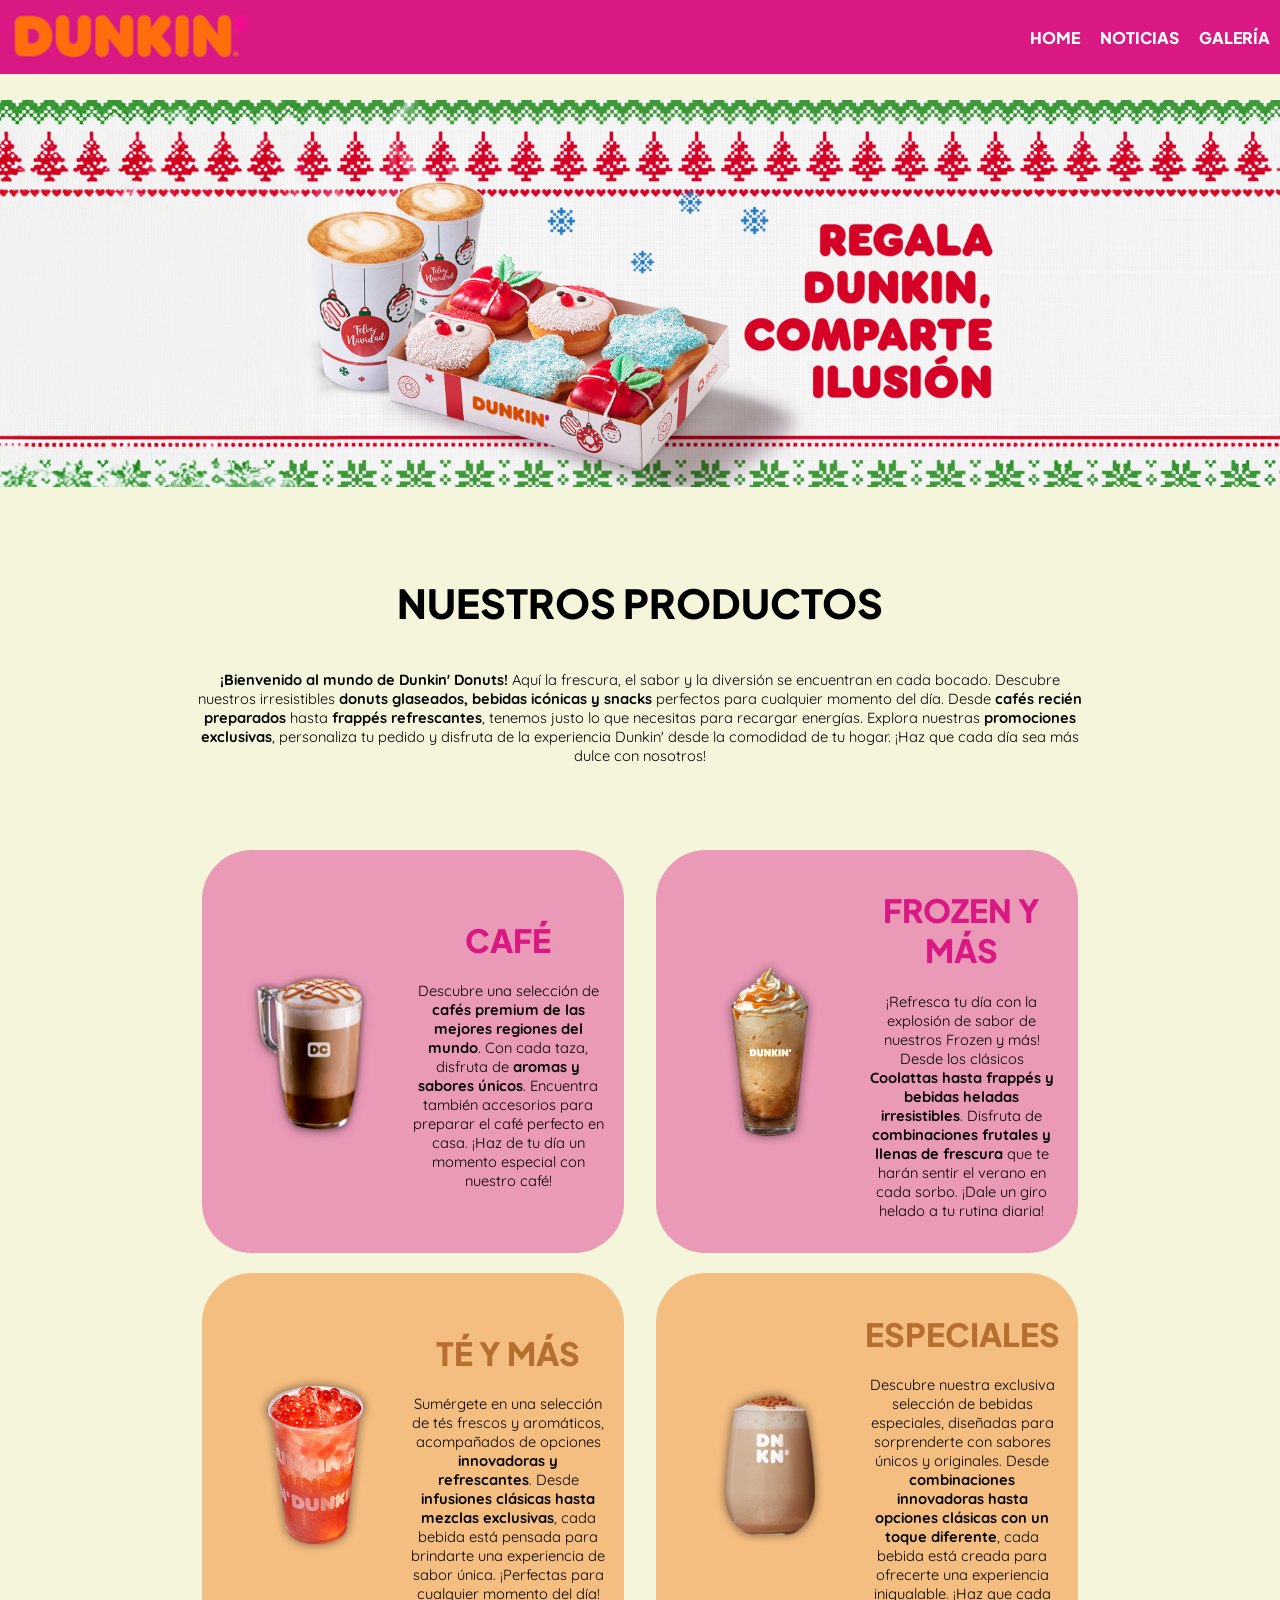
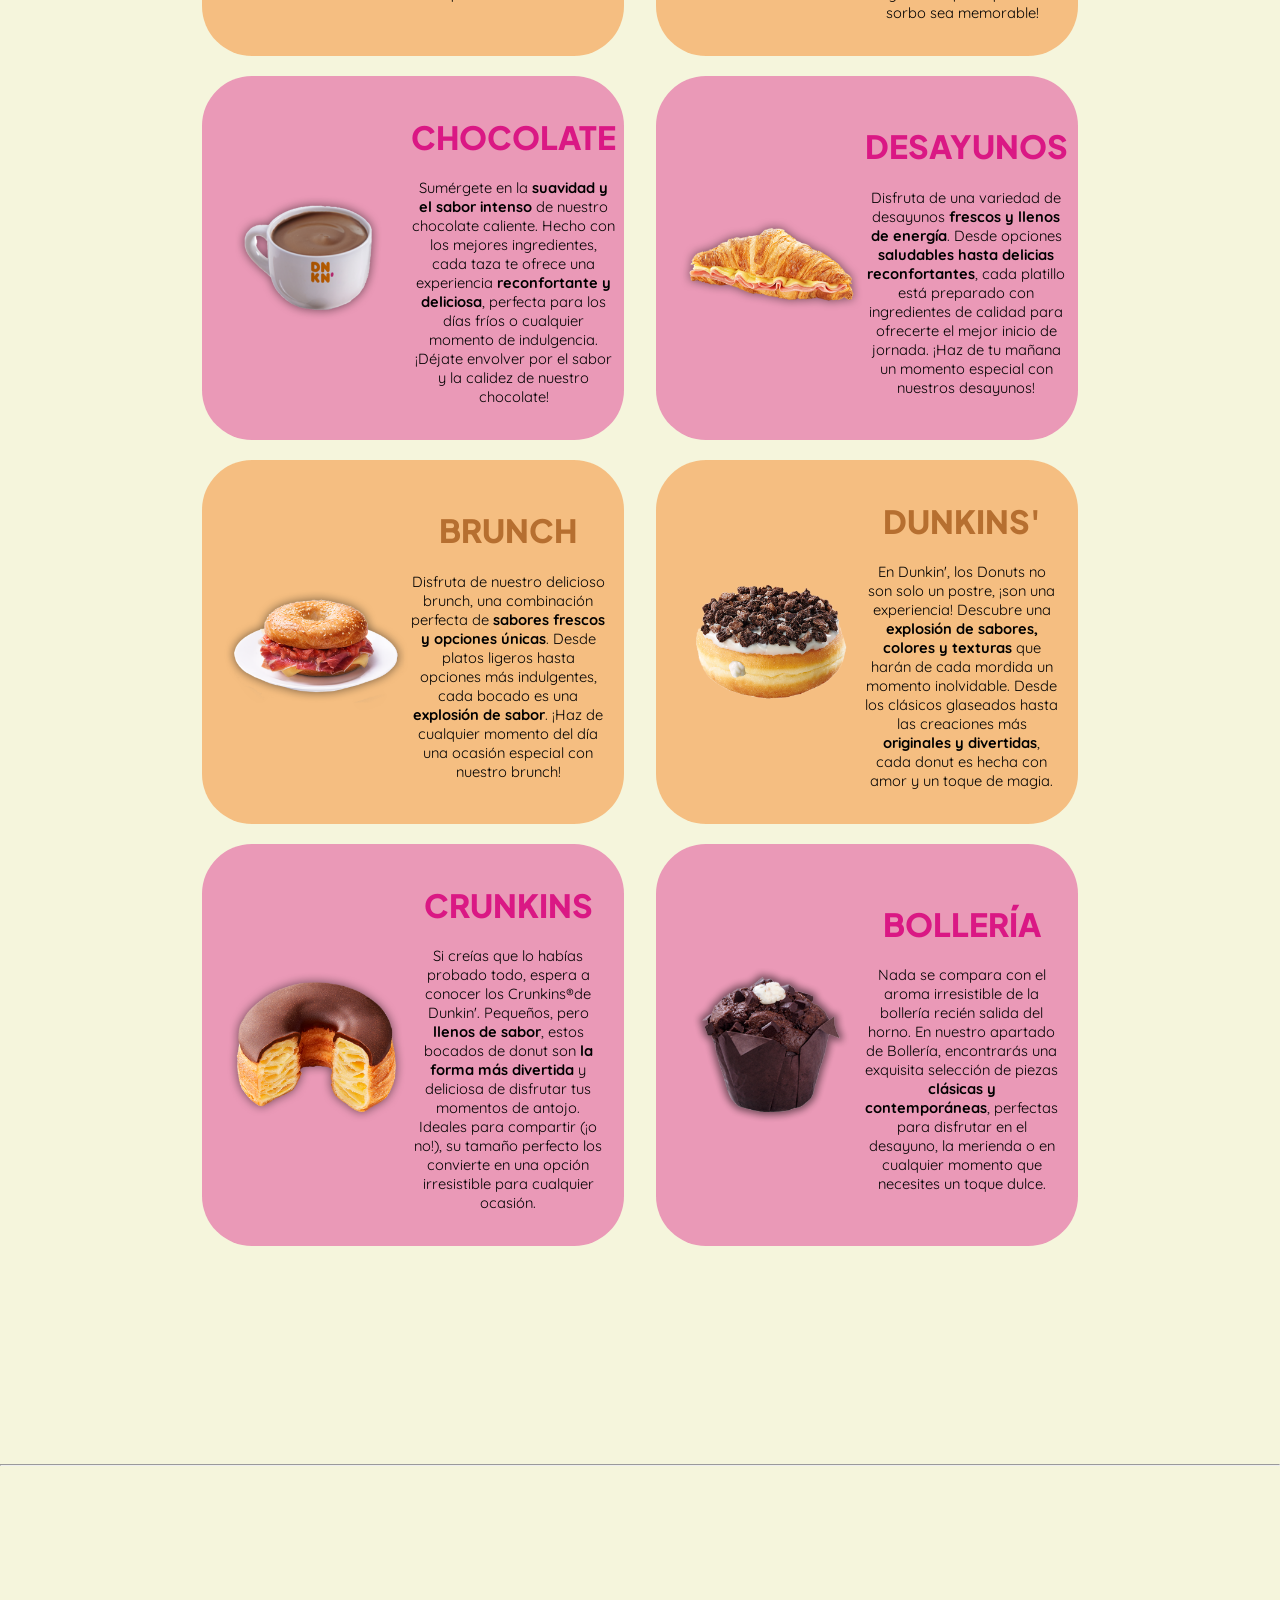
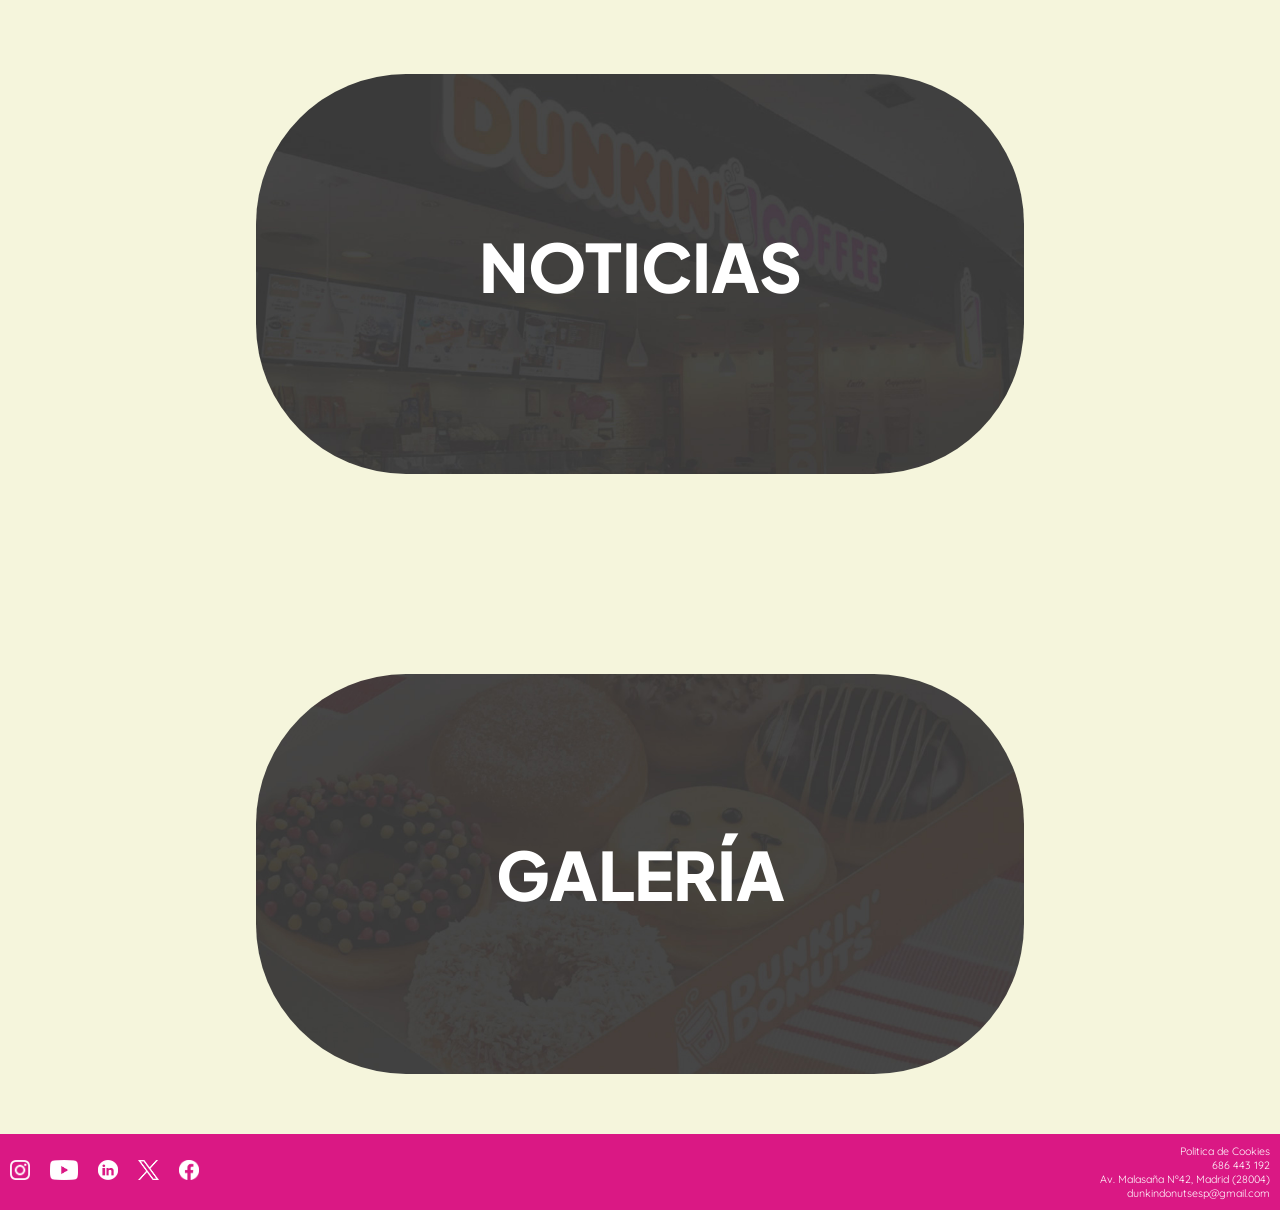
<file: index.html>
<!DOCTYPE html>

<head>
    <meta charset="utf-8">
    <title>Dunkin' Donuts</title>
    <link rel="icon" href="imagenes/logoisotipo.png">
    <meta name="author" content="Victoria">
    <meta name="description"
        content="Con la app de Dunkin' podrás ganar puntos con cada una de tus compras y conseguir productos gratis. A más puntos, ¡más productos!">

 <link rel="stylesheet" href="CSS.css">     
</head>
<header>

    <div class="estilomenu">
        <div>
            <a> <img src="imagenes/LOGO.png" alt="LOGO" class="logomenu"></a>
        </div>
        <div class="estilodivmenu">
            <a rel="stylesheet" href="index.html">
                <li class="estiloli">HOME</li>
            </a>
            <a rel="stylesheet" href="NOTICIAS DUNKIN.html">
                <li class="estiloli">NOTICIAS</li>
            </a>
            <a rel="stylesheet" href="GALERÍA.html">
                <li class="estiloli">GALERÍA</li>
            </a>
        </div>
    </div>



</header>

<div class="espaciadortipo4"> </div>

<body class="estilofondo">
    <div>


        <img src="imagenes/banner navidad.jpg" alt="Oferta Navidad" class="banner">
    </div>

    <div class="espaciadortipo1"> </div>
    <h1 class="titulares">NUESTROS PRODUCTOS</h1>

    <div class="estilodescripcion">
        <p class="tamañodescripcion"> <b>¡Bienvenido al mundo de Dunkin' Donuts!</b> Aquí la frescura, el sabor y la
            diversión se encuentran en cada bocado. Descubre nuestros irresistibles <b>donuts glaseados, bebidas icónicas y snacks</b>
            perfectos para cualquier momento del día. Desde <b>cafés recién preparados</b> hasta <b>frappés refrescantes</b>, tenemos
            justo lo que necesitas para recargar energías. Explora nuestras <b>promociones exclusivas</b>, personaliza tu pedido y disfruta de la experiencia Dunkin' desde la comodidad de tu hogar. ¡Haz que cada día sea más dulce con nosotros!</p>
    </div>

    <div class="espaciadortipo1"> </div>


    <div class="estiloflexhome">

        <div class="boxrosa">
            <img src="imagenes/CAFE.png" alt= Café class="imagenesbox">
            <div>
                <h1 class="h1rosa">CAFÉ</h1>
                <p class="pboxes">Descubre una selección de <b>cafés premium de las mejores
                        regiones del mundo</b>. Con cada taza, disfruta de <b>aromas y sabores únicos</b>. Encuentra
                    también accesorios para
                    preparar el café perfecto en casa. ¡Haz de tu día un momento especial con nuestro café!</p>
            </div>
        </div>
        <div class="boxrosa">
            <img src="imagenes/FROZEN Y MÁS.png" alt="FROZEN" class="imagenesbox">
            <div>
                <h1 class="h1rosa">FROZEN Y MÁS</h1>
                <p class="pboxes">¡Refresca tu día con la explosión de sabor de nuestros
                    Frozen y más! Desde los clásicos <b>Coolattas hasta frappés y bebidas heladas
                        irresistibles</b>. Disfruta de <b>combinaciones frutales y llenas de
                        frescura</b> que te harán sentir el verano en cada sorbo. ¡Dale un giro
                    helado a tu rutina diaria!</p>
            </div>
        </div>
        <div class="boxnaranja">
            <img src="imagenes/TE Y MÁS.png" alt="TE" class="imagenesbox">
            <div>
                <h1 class="h1naranja">TÉ Y MÁS</h1>
                <p class="pboxes">Sumérgete en una selección de tés frescos y aromáticos,
                    acompañados de opciones <b>innovadoras y refrescantes</b>. Desde <b>infusiones clásicas hasta
                        mezclas exclusivas</b>, cada
                    bebida está pensada para brindarte una experiencia de sabor única. ¡Perfectas para cualquier
                    momento del día!</p>
            </div>
        </div>
        <div class="boxnaranja">
            <img src="imagenes/ESPECIALES.png" alt="ESPECIALES" class="imagenesbox">
            <div>
                <h1 class="h1naranja">ESPECIALES</h1>
                <p class="pboxes">Descubre nuestra exclusiva selección de bebidas especiales,
                    diseñadas para sorprenderte con sabores únicos y originales. Desde <b>combinaciones innovadoras
                        hasta
                        opciones clásicas con un toque diferente</b>, cada bebida está creada para ofrecerte una
                    experiencia
                    inigualable. ¡Haz que cada sorbo sea memorable!</p>
            </div>
        </div>

        <div class="boxrosa">
            <img src="imagenes/CHOCOLATE.png" alt="CHOCOLATE" class="imagenesbox">
            <div> 
                <h1 class="h1rosa">CHOCOLATE</h1>
                <p class="pboxes">Sumérgete en la <b>suavidad y el sabor intenso</b> de
                    nuestro
                    chocolate
                    caliente. Hecho con los mejores ingredientes, cada taza te ofrece una experiencia <b>reconfortante
                        y deliciosa</b>, perfecta para los días fríos o cualquier momento de indulgencia. ¡Déjate
                    envolver
                    por el sabor y la calidez de nuestro chocolate!</p>
            </div>
        </div>
        <div class="boxrosa">
            <img src="imagenes/DESAYUNOS.png" alt="DESAYUNOS" class="imagenesbox">
            <div>
                <h1 class="h1rosa">DESAYUNOS</h1>
                <p class="pboxes">Disfruta de una variedad de desayunos <b>frescos y llenos de energía</b>.
                    Desde opciones <b>saludables hasta delicias reconfortantes</b>, cada platillo está preparado con
                    ingredientes de calidad para ofrecerte el mejor inicio de jornada. ¡Haz de tu mañana un momento
                    especial con nuestros desayunos!</p>
            </div>
        </div>
        <div class="boxnaranja">
            <img src="imagenes/BRUNCH.png" alt="BRUNCH" class="imagenesbox">
            <div>
                <h1 class="h1naranja">BRUNCH</h1>
                <p class="pboxes">Disfruta de nuestro delicioso brunch, una combinación
                    perfecta de
                    <b>sabores frescos y opciones únicas</b>. Desde platos ligeros hasta opciones más indulgentes, cada
                    bocado es una <b>explosión de sabor</b>. ¡Haz de cualquier momento del día una ocasión especial con
                    nuestro brunch!
                </p>
            </div>
        </div>
        <div class="boxnaranja">
            <img src="imagenes/DUNKIN.png" alt="DUNKIN" class="imagenesbox">
            <div>
                <h1 class="h1naranja">DUNKINS'</h1>
                <p class="pboxes">En Dunkin', los Donuts no son solo un postre, ¡son una
                    experiencia! Descubre una <b>explosión de sabores, colores y texturas</b> que harán de cada mordida un momento
                    inolvidable. Desde los clásicos glaseados hasta las creaciones más <b>originales y divertidas</b>,
                    cada donut es hecha con amor y un toque de magia.
                </p>
            </div>
        </div>
        <div class="boxrosa">
            <img src="imagenes/CRUNKINS.png" alt="CRUNKINS" class="imagenesbox">
            <div>
                <h1 class="h1rosa">CRUNKINS</h1>
                <p  class="pboxes">Si creías que lo habías probado todo, espera a conocer los
                    Crunkins®de Dunkin'. Pequeños, pero <b>llenos de sabor</b>, estos bocados de donut son <b>la forma más divertida</b> y
                    deliciosa de disfrutar tus momentos de antojo. Ideales para compartir (¡o no!), su tamaño perfecto los convierte en una opción irresistible para cualquier ocasión.</p>
            </div>
        </div>
        <div class="boxrosa">
            <img src="imagenes/BOLLERIA.png" alt="BOLLERIA" class="imagenesbox">
            <div>
                <h1 class="h1rosa">BOLLERÍA</h1>
                <p  class="pboxes">Nada se compara con el aroma irresistible de la bollería recién salida del horno. En nuestro apartado de Bollería, encontrarás una exquisita selección de piezas
                    <b>clásicas y contemporáneas</b>, perfectas para disfrutar en el desayuno, la merienda o en cualquier momento que necesites un toque dulce.
                </p>
            </div>
        </div>
    </div>

    <div class="espaciadortipo2"> </div>
    <hr>
    <div class="espaciadortipo2"> </div>
    <div class="boxesgalerianoticias">

        <div class="noticiashome">
        <a rel="stylesheet" href="NOTICIAS DUNKIN.html">
         <h1 class="h1galerianoticias">NOTICIAS</h1></a>
        </div>

        <div class="espaciadortipo2"> </div>

        <div
            class="galeriahome">
            <a rel="stylesheet" href="GALERÍA.html">
            <h1 class="h1galerianoticias">GALERÍA</h1></a>
        </div>

        <div class="espaciadortipo1"> </div>

    </div>

</body>

<footer>

    <div class="estilomenu2">
        <div class="rssfooter">
            <a href="https://www.instagram.com/dunkin.es/?hl=es"> <img src="imagenes/ig.png" ; class="imgfooter" alt="instagram"></a>
            <a href="https://www.youtube.com/channel/UCWsLK376fZGC3hAIMNUsWPA"> <img src="imagenes/yt.png" ; class="imgfooter" alt="yt"></a>
            <a href="//www.linkedin.com/company/dunkin-espa%C3%B1a/?viewAsMember=true"> <img src="imagenes/linkkedl.png" ; class="imgfooter" alt="linkkedl"></a>
            <a href="https://x.com/i/flow/login?redirect_after_login=%2Fdunkin_es"> <img src="imagenes/x.png" ; class="imgfooter" alt="x"></a>
            <a href="https://www.facebook.com/Dunkin.es/"> <img src="imagenes/facebook.png" ; class="imgfooter" alt="facebook"></a>
        </div>
        <div class="infofooter">
            <a href="https://www.dunkin.es/politica-privacidad/">
                <li class="estiloli2">Politica de Cookies</li>
            </a>
            <a>
                <li class="estiloli2">686 443 192</li>
            </a>
            <a>
                <li class="estiloli2">Av. Malasaña Nº42, Madrid (28004)</li>
            </a>
            <a>
                <li class="estiloli2">dunkindonutsesp@gmail.com</li>
            </a>
        </div>
    </div>

</footer>
</file>
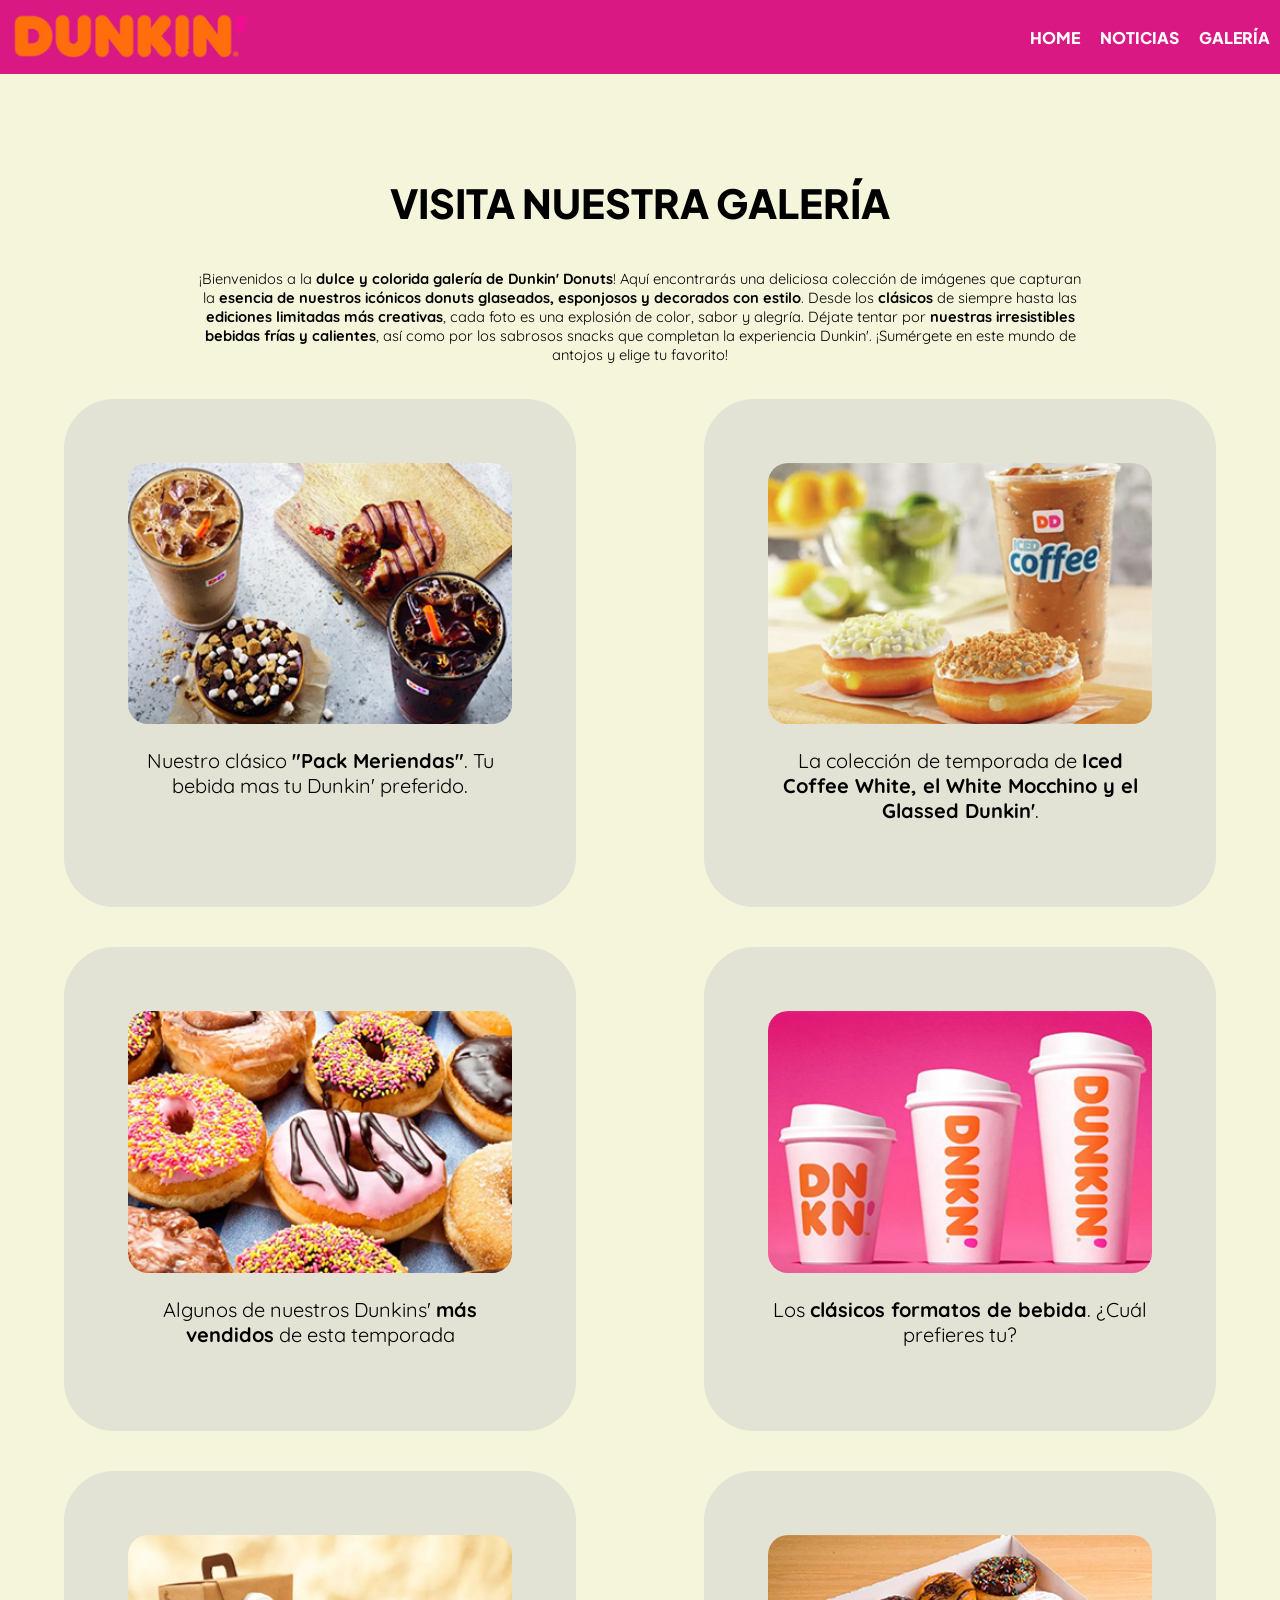
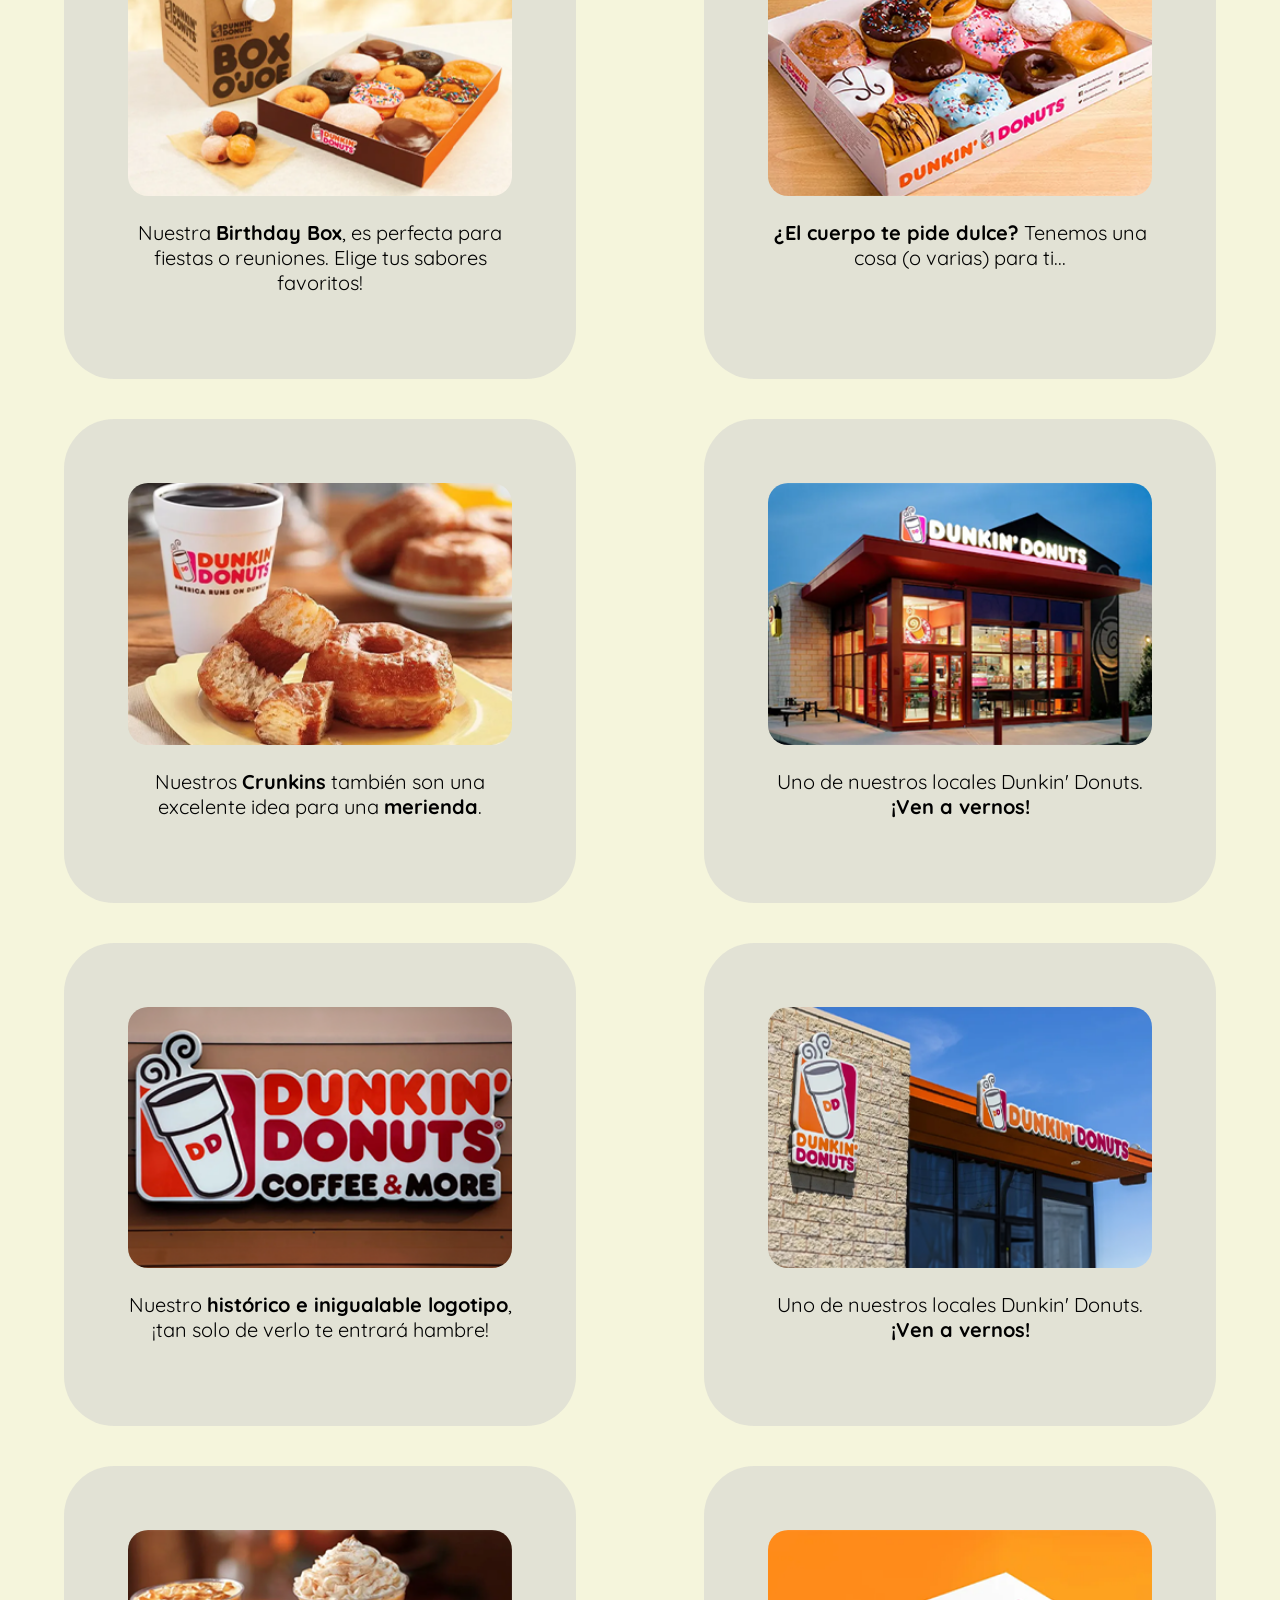
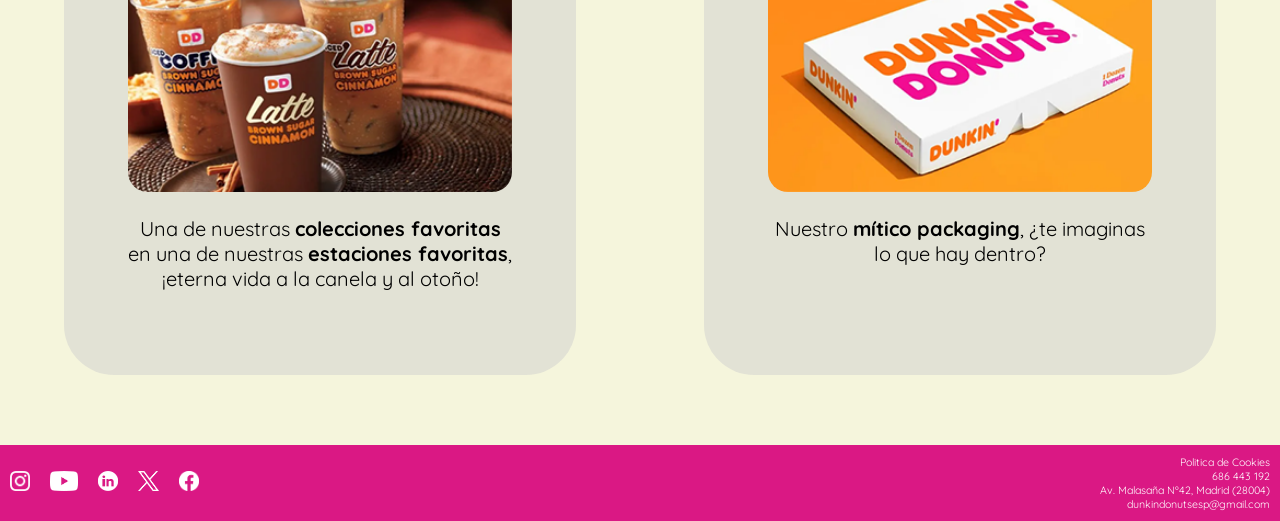
<file: GALERÍA.html>
<!DOCTYPE html>

<head>
    <meta charset="utf-8">
    <title>Dunkin' Donuts</title>
    <link rel="icon" href="imagenes/logoisotipo.png">
    <meta name="author" content="Victoria">
    <meta name="description"
        content="Con la app de Dunkin' podrás ganar puntos con cada una de tus compras y conseguir productos gratis. A más puntos, ¡más productos!">

<link rel="stylesheet" href="CSS.css">
</head>
<header>

    <div class="estilomenu">
        <div>
            <a> <img src="imagenes/LOGO.png" alt="LOGO" class="logomenu"></a>
        </div>
        <div class="estilodivmenu">
            <a rel="stylesheet" href="index.html.html">
                <li class="estiloli">HOME</li>
            </a>
            <a rel="stylesheet" href="NOTICIAS DUNKIN.html">
                <li class="estiloli">NOTICIAS</li>
            </a>
            <a rel="stylesheet" href="GALERÍA.html">
                <li class="estiloli">GALERÍA</li>
            </a>
        </div>
    </div>



</header>

<div class="espaciadortipo3"> </div>

<body class="estilofondo">
    <div class="espaciadortipo4"> </div>
    <h1 class="titulares">VISITA NUESTRA GALERÍA </h1>

    <div class="estilodescripcion">
    <p class="tamañodescripcion"> ¡Bienvenidos a la <b>dulce y colorida galería de Dunkin' Donuts</b>! Aquí encontrarás una deliciosa colección de
        imágenes que capturan la <b>esencia de nuestros icónicos donuts glaseados, esponjosos y decorados con estilo</b>. Desde
        los <b>clásicos</b> de siempre hasta las <b>ediciones limitadas más creativas</b>, cada foto es una explosión de color, sabor
        y alegría. Déjate tentar por <b>nuestras irresistibles bebidas frías y calientes</b>, así como por los sabrosos snacks
        que completan la experiencia Dunkin'. ¡Sumérgete en este mundo de antojos y elige tu favorito!</p>
    </div>

    <div class="estiloflexgaleria">

        <div class="estilocajasgaleria">

            <img src="imagenes/GALERIA1.png" class="imggaleria">
            <p class="textgaleria">Nuestro clásico <b>"Pack Meriendas"</b>. Tu bebida mas tu Dunkin'
                preferido.</p>
        </div>

        <div class="estilocajasgaleria">
            <img src="imagenes/GALERIA2.png" class="imggaleria">
            <p class="textgaleria">La colección de temporada de <b>Iced Coffee White, el White
                Mocchino y el Glassed Dunkin'</b>.</p>

        </div>

        <div class="estilocajasgaleria">
            <img src="imagenes/GALERIA3.png" class="imggaleria">
            <p class="textgaleria">Algunos de nuestros Dunkins' <b>más vendidos</b> de esta temporada
            </p>

        </div>

        <div class="estilocajasgaleria">
            <img src="imagenes/GALERIA4.png" class="imggaleria">
            <p class="textgaleria">Los <b>clásicos formatos de bebida</b>. ¿Cuál prefieres tu?</p>
        </div>

        <div class="estilocajasgaleria">
            <img src="imagenes/GALERIA5.png" class="imggaleria">
            <p class="textgaleria">Nuestra <b>Birthday Box</b>, es perfecta para fiestas o reuniones.
                Elige tus sabores favoritos!</p>
        </div>

        <div class="estilocajasgaleria">
            <img src="imagenes/GALERIA6.png" class="imggaleria">
            <p class="textgaleria"><b>¿El cuerpo te pide dulce?</b> Tenemos una cosa (o varias) para
                ti...</p>
        </div>

        <div class="estilocajasgaleria">
            <img src="imagenes/GALERIA7.png" class="imggaleria">
            <p class="textgaleria">Nuestros <b>Crunkins</b> también son una excelente idea para una
                <b>merienda</b>.</p>
        </div>

        <div class="estilocajasgaleria">
            <img src="imagenes/GALERIA8.png" class="imggaleria">
            <p class="textgaleria">Uno de nuestros locales Dunkin' Donuts. <b>¡Ven a vernos!</b></p>
        </div>

        <div class="estilocajasgaleria">
            <img src="imagenes/GALERIA9.png" class="imggaleria">
            <p class="textgaleria">Nuestro <b>histórico e inigualable logotipo</b>, ¡tan solo de verlo
                te entrará hambre!</p>
        </div>

        <div class="estilocajasgaleria">
            <img src="imagenes/GALERIA10.png" class="imggaleria">
            <p class="textgaleria">Uno de nuestros locales Dunkin' Donuts. <b>¡Ven a vernos!</b></p>
        </div>

        <div class="estilocajasgaleria">
            <img src="imagenes/GALERIA11.png" class="imggaleria">
            <p class="textgaleria">Una de nuestras <b>colecciones favoritas</b> en una de nuestras
                <b>estaciones favoritas</b>, ¡eterna vida a la canela y al otoño!</p>
        </div>

        <div class="estilocajasgaleria">
            <img src="imagenes/GALERIA12.png" class="imggaleria">
            <p class="textgaleria">Nuestro <b>mítico packaging</b>, ¿te imaginas lo que hay dentro?
            </p>
        </div>
    </div>

    <div class="espaciadortipo3"> </div>


</body>

<footer>

    <div class="estilomenu2">
        <div class="rssfooter">
            <a href="https://www.instagram.com/dunkin.es/?hl=es"> <img src="imagenes/ig.png" ; class="imgfooter" alt="instagram"></a>
            <a href="https://www.youtube.com/channel/UCWsLK376fZGC3hAIMNUsWPA"> <img src="imagenes/yt.png" ; class="imgfooter" alt="yt"></a>
            <a href="//www.linkedin.com/company/dunkin-espa%C3%B1a/?viewAsMember=true"> <img src="imagenes/linkkedl.png" ; class="imgfooter" alt="linkkedl"></a>
            <a href="https://x.com/i/flow/login?redirect_after_login=%2Fdunkin_es"> <img src="imagenes/x.png" ; class="imgfooter" alt="x"></a>
            <a href="https://www.facebook.com/Dunkin.es/"> <img src="imagenes/facebook.png" ; class="imgfooter" alt="facebook"></a>
        </div>
        <div class="infofooter">
            <a href="https://www.dunkin.es/politica-privacidad/">
                <li class="estiloli2">Politica de Cookies</li>
            </a>
            <a>
                <li class="estiloli2">686 443 192</li>
            </a>
            <a>
                <li class="estiloli2">Av. Malasaña Nº42, Madrid (28004)</li>
            </a>
            <a>
                <li class="estiloli2">dunkindonutsesp@gmail.com</li>
            </a>
        </div>
    </div>

</footer>
</file>
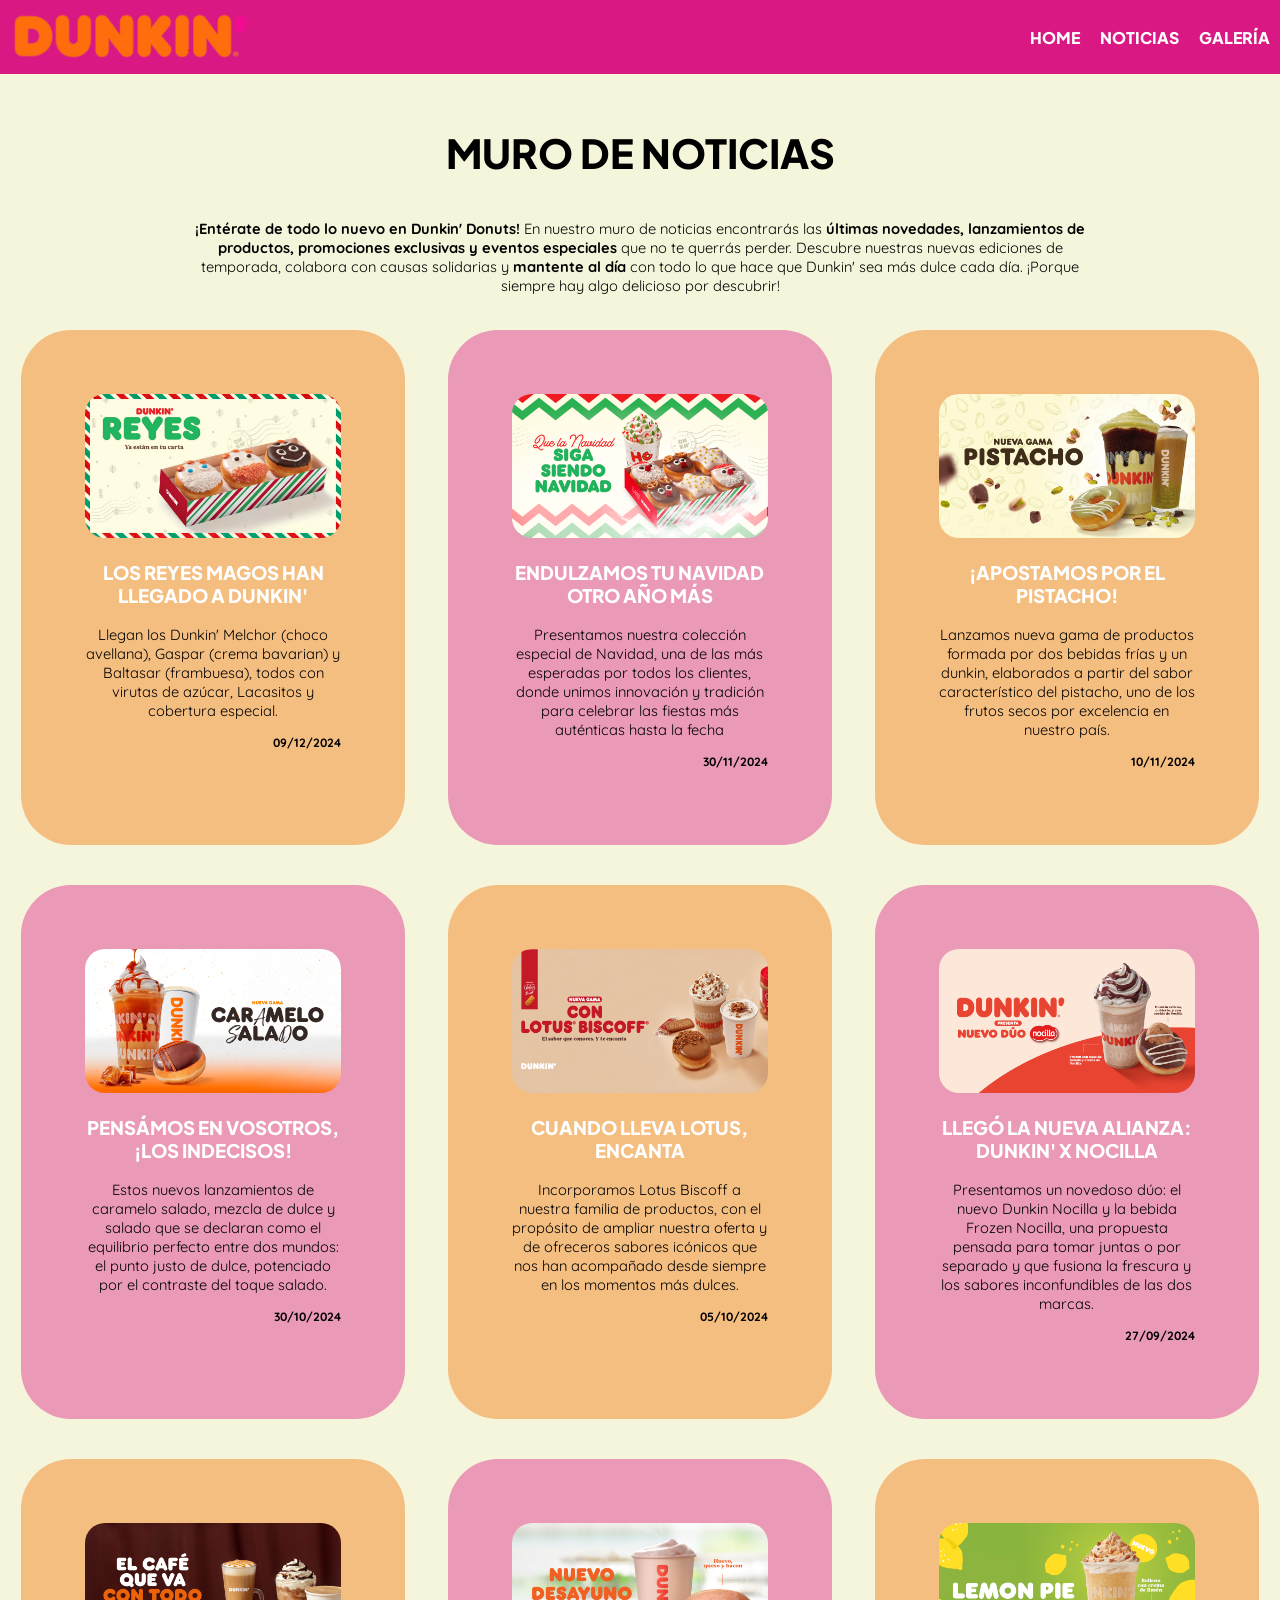
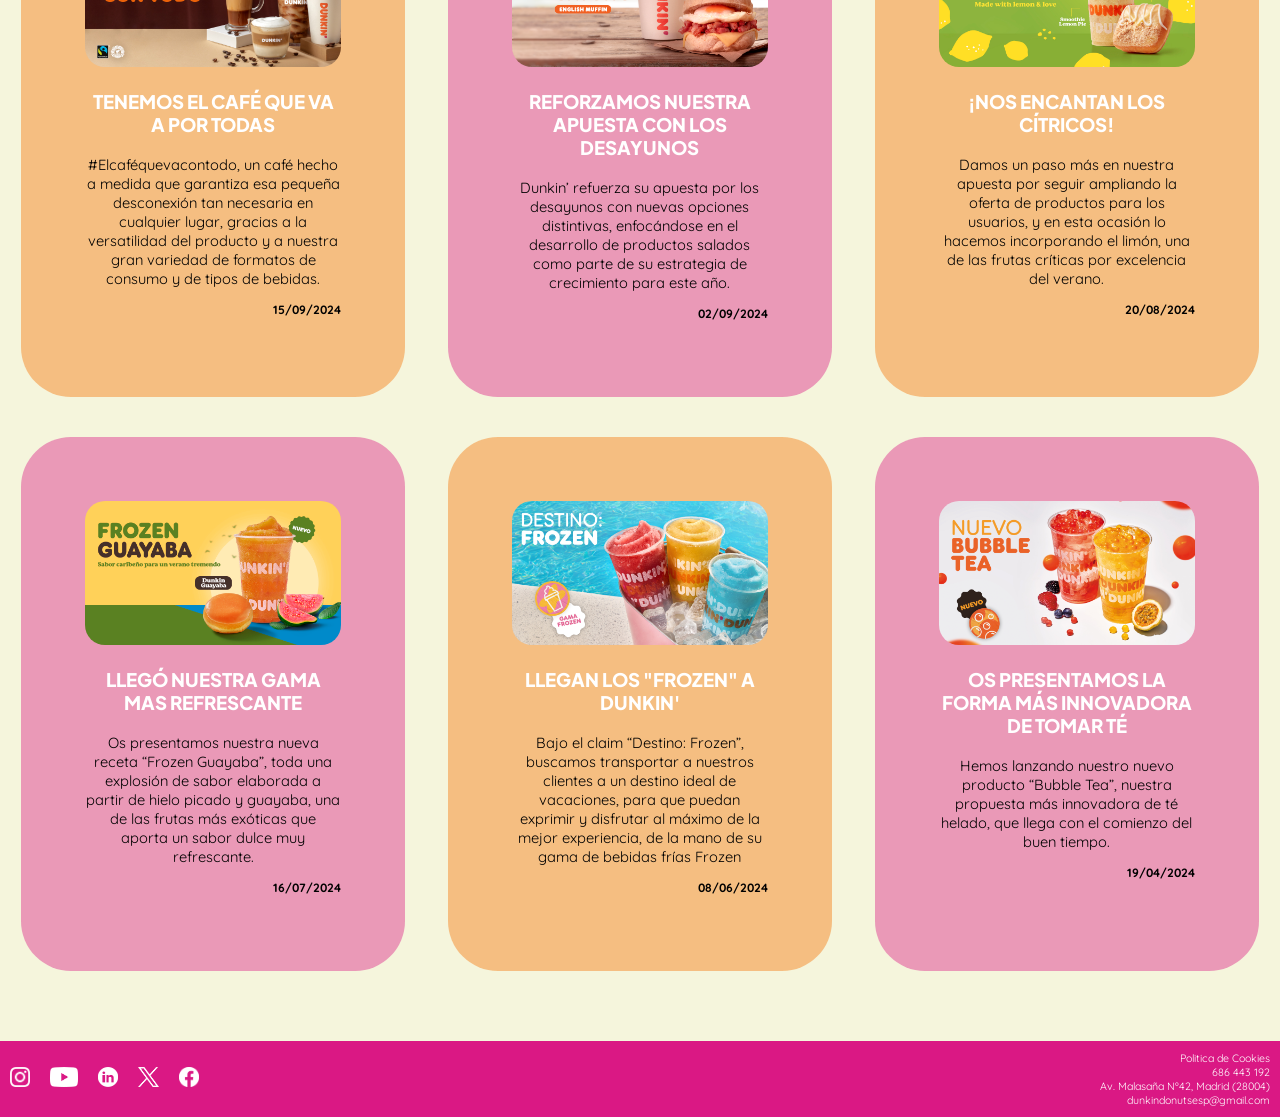
<file: NOTICIAS DUNKIN.html>
<!DOCTYPE html>

<head>
    <meta charset="utf-8">
    <title>Dunkin' Donuts</title>
    <link rel="icon" href="imagenes/logoisotipo.png">
    <meta name="author" content="Victoria">
    <meta name="description"
        content="Con la app de Dunkin' podrás ganar puntos con cada una de tus compras y conseguir productos gratis. A más puntos, ¡más productos!">

<link rel="stylesheet" href="CSS.css">
</head>

<header>

    <div class="estilomenu">
        <div>
            <a> <img src="imagenes/LOGO.png" alt="LOGO" class="logomenu"></a>
        </div>
        <div class="estilodivmenu">
            <a rel="stylesheet" href="index.html">
                <li class="estiloli">HOME</li>
            </a>
            <a rel="stylesheet" href="NOTICIAS DUNKIN.html">
                <li class="estiloli">NOTICIAS</li>
            </a>
            <a rel="stylesheet" href="GALERÍA.html">
                <li class="estiloli">GALERÍA</li>
            </a>
        </div>
    </div>


    <header>

        <body class="estilofondo">
            <div class="espaciadortipo3"> </div>
            <div class="espaciadortipo3"></div>
            <h1 class="titulares">MURO DE NOTICIAS </h1>
            <div class="estilodescripcion">
                <p class="tamañodescripcion"><b>¡Entérate de todo lo nuevo en Dunkin' Donuts!</b> En nuestro muro de noticias
                    encontrarás las <b>últimas novedades, lanzamientos de productos, promociones exclusivas y eventos
                    especiales</b> que no te querrás perder. Descubre nuestras nuevas ediciones de temporada, colabora con
                    causas solidarias y <b>mantente al día</b> con todo lo que hace que Dunkin' sea más dulce cada día. ¡Porque
                    siempre hay algo delicioso por descubrir!</p>
            </div>

            <div class="estiloflexnoticias">

                <div class="noticianaranja">
                    <img src="imagenes/NOTICIA 6.jpg" alt="noticia1" class="imgnoticias">
                    <h3>LOS REYES MAGOS HAN LLEGADO A DUNKIN'</h3>
                    <p>Llegan los Dunkin' Melchor (choco avellana), Gaspar (crema bavarian)
                        y Baltasar (frambuesa), todos con virutas de azúcar, Lacasitos y cobertura especial.</p>
                    <p class="fechanoticias"><b>09/12/2024 </b></p>
                </div>

                <div class="noticiarosa">
                    <img src="imagenes/NOTICIA 8.jpg" alt="noticia2" class="imgnoticias">
                    <h3>ENDULZAMOS TU NAVIDAD OTRO AÑO MÁS</h3>
                    <p>Presentamos nuestra colección especial de Navidad, una de las más
                        esperadas por todos los clientes, donde unimos innovación y tradición para celebrar las fiestas
                        más auténticas hasta la fecha</p>
                    <p class="fechanoticias"><b>30/11/2024</b></p>
                </div>

                <div class="noticianaranja">
                    <img src="imagenes/NOTICIA 1.jpg" alt="noticia3" class="imgnoticias">
                    <h3>¡APOSTAMOS POR EL PISTACHO!</h3>
                    <p>Lanzamos nueva gama de productos formada por dos bebidas frías y un
                        dunkin, elaborados a partir del sabor característico del pistacho, uno de los frutos secos por
                        excelencia en nuestro país.</p>
                    <p class="fechanoticias"><b>10/11/2024</b></p>
                </div>

                <div class="noticiarosa">
                    <img src="imagenes/NOTICIA 5.jpg" alt="noticia4" class="imgnoticias">
                    <h3>PENSÁMOS EN VOSOTROS, ¡LOS INDECISOS!</h3>
                    <p>Estos nuevos lanzamientos de caramelo salado, mezcla de dulce y
                        salado que se declaran como el equilibrio perfecto entre dos mundos: el punto justo de dulce,
                        potenciado por el contraste del toque salado.</p>
                    <p class="fechanoticias"><b>30/10/2024</b></p>
                </div>


                    <div class="noticianaranja">
                    <img src="imagenes/NOTICIA 7.jpg" alt="noticia5" class="imgnoticias">
                    <h3>CUANDO LLEVA LOTUS, ENCANTA</h3>
                    <p>Incorporamos Lotus Biscoff a nuestra familia de productos, con el
                        propósito de ampliar nuestra oferta y de ofreceros sabores icónicos que nos han acompañado desde
                        siempre en los momentos más dulces.</p>
                    <p class="fechanoticias"><b>05/10/2024</b></p>
                </div>


                <div class="noticiarosa">
                    <img src="imagenes/NOTICIA 9.jpg" alt="noticia6" class="imgnoticias">
                    <h3>LLEGÓ LA NUEVA ALIANZA: DUNKIN' X NOCILLA</h3>
                    <p>Presentamos un novedoso dúo: el nuevo Dunkin Nocilla y la bebida
                        Frozen Nocilla, una propuesta pensada para tomar juntas o por separado y que fusiona la frescura
                        y los sabores inconfundibles de las dos marcas.</p>
                    <p class="fechanoticias"><b>27/09/2024</b></p>
                </div>


                <div class="noticianaranja">
                    <img src="imagenes/NOTICIA 11.jpg" alt="noticia7" class="imgnoticias">
                    <h3>TENEMOS EL CAFÉ QUE VA A POR TODAS</h3>
                    <p>#Elcaféquevacontodo, un café hecho a medida que garantiza esa pequeña
                        desconexión tan necesaria en cualquier lugar, gracias a la versatilidad del producto y a nuestra
                        gran variedad de formatos de consumo y de tipos de bebidas.</p>
                    <p class="fechanoticias"><b>15/09/2024</b></p>
                </div>

                <div class="noticiarosa">
                    <img src="imagenes/NOTICIA 12.png" alt="noticia8" class="imgnoticias">
                    <h3>REFORZAMOS NUESTRA APUESTA CON LOS DESAYUNOS</h3>
                    <p>Dunkin’ refuerza su apuesta por los desayunos con nuevas opciones
                        distintivas, enfocándose en el desarrollo de productos salados como parte de su estrategia de
                        crecimiento para este año.</p>
                    <p class="fechanoticias"><b>02/09/2024</b></p>
                </div>

                <div class="noticianaranja">
                    <img src="imagenes/NOTICIA 10.jpg" alt="noticia9" class="imgnoticias">
                    <h3>¡NOS ENCANTAN LOS CÍTRICOS!</h3>
                    <p>Damos un paso más en nuestra apuesta por seguir ampliando la oferta
                        de productos para los usuarios, y en esta ocasión lo hacemos incorporando el limón, una de las
                        frutas críticas por excelencia del verano. </p>
                    <p class="fechanoticias"><b>20/08/2024</b></p>
                </div>

                <div class="noticiarosa">
                    <img src="imagenes/NOTICIA 2.jpg" alt="noticia10" class="imgnoticias">
                    <h3>LLEGÓ NUESTRA GAMA MAS REFRESCANTE</h3>
                    <p>Os presentamos nuestra nueva receta “Frozen Guayaba”, toda una
                        explosión de sabor elaborada a partir de hielo picado y guayaba, una de las frutas más exóticas
                        que aporta un sabor dulce muy refrescante.</p>
                    <p class="fechanoticias"><b>16/07/2024</b></p>
                </div>

                <div class="noticianaranja">
                    <img src="imagenes/NOTICIA 3.jpg" alt="noticia11" class="imgnoticias">
                    <h3>LLEGAN LOS "FROZEN" A DUNKIN'</h3>
                    <p>Bajo el claim “Destino: Frozen”, buscamos transportar a nuestros
                        clientes a un destino ideal de vacaciones, para que puedan exprimir y disfrutar al máximo de la
                        mejor experiencia, de la mano de su gama de bebidas frías Frozen</p>
                    <p class="fechanoticias"><b>08/06/2024</b></p>
                </div>

                <div class="noticiarosa">
                    <img src="imagenes/NOTICIA 4.jpg" alt="noticia12" class="imgnoticias">
                    <h3>OS PRESENTAMOS LA FORMA MÁS INNOVADORA DE TOMAR TÉ</h3>
                    <p>Hemos lanzando nuestro nuevo producto “Bubble Tea”, nuestra propuesta
                        más innovadora de té helado, que llega con el comienzo del buen tiempo.
                    </p>
                    <p class="fechanoticias"><b>19/04/2024</b></p>
                </div>


            </div>

            <div class="espaciadortipo3"></div>
        </body>

<footer>

    <div class="estilomenu2">
        <div class="rssfooter">
            <a href="https://www.instagram.com/dunkin.es/?hl=es"> <img src="imagenes/ig.png" ; class="imgfooter" alt="instagram"></a>
            <a href="https://www.youtube.com/channel/UCWsLK376fZGC3hAIMNUsWPA"> <img src="imagenes/yt.png" ; class="imgfooter" alt="yt"></a>
            <a href="//www.linkedin.com/company/dunkin-espa%C3%B1a/?viewAsMember=true"> <img src="imagenes/linkkedl.png" ; class="imgfooter" alt="linkkedl"></a>
            <a href="https://x.com/i/flow/login?redirect_after_login=%2Fdunkin_es"> <img src="imagenes/x.png" ; class="imgfooter" alt="x"></a>
            <a href="https://www.facebook.com/Dunkin.es/"> <img src="imagenes/facebook.png" ; class="imgfooter" alt="facebook"></a>
        </div>
        <div class="infofooter">
            <a href="https://www.dunkin.es/politica-privacidad/">
                <li class="estiloli2">Politica de Cookies</li>
            </a>
            <a>
                <li class="estiloli2">686 443 192</li>
            </a>
            <a>
                <li class="estiloli2">Av. Malasaña Nº42, Madrid (28004)</li>
            </a>
            <a>
                <li class="estiloli2">dunkindonutsesp@gmail.com</li>
            </a>
        </div>
    </div>

</footer>
</file>
<file: CSS.css>
.estiloli {
    display: inline-block;
    padding: 10px;
    color: white;
    font-family: 'Titulares';

}
 .estiloli:hover{
    color: #570934;
 }
.estiloli2 {

    color: white;
    text-align: right;
    list-style: none;
    font-family: 'Cuerpos';

}


.estilomenu {
    background-color: #da1884;
    display: flex;
    justify-content: space-between;
    position: fixed;
    top: 0;
    left: 0;
    right: 0;
}

.estilomenu2 {
    background-color: #da1884;
    height: 50%;
    display: flex;
    justify-content: space-between;
    position: relative;
    left: 0;
    right: 0;
    bottom: 0;

}

@font-face {
    font-family: 'Titulares';
    src: url(PlusJakartaSans-ExtraBold.ttf);
}

@font-face {
    font-family: 'Cuerpos';
    src: url(Quicksand-VariableFont_wght.ttf);
}

H1 {
    font-family: 'Titulares';
}

p {
    font-family: 'Cuerpos';

}

.estilodivmenu{
    display: flex;
    align-items: center;
    justify-content: center;
    font-family: 'Titulares';
}
.logomenu{
    height: 50px;
    padding: 10px;
}

.estilofondo{
    background-color: beige; 
    margin: 0;
}

.espaciadortipo1{
    height: 60px;
}

.espaciadortipo2{
    height: 200px;
}

.titulares{
    display: flex; 
    align-items: center; 
    justify-content: center; 
    font-family: 'Titulares'; 
    color: black; 
    font-size: 30pt;
}

.estilodescripcion{
    display: flex; 
    text-align: center;
    width: 100%;
}

.tamañodescripcion{
    font-size: 11pt;
    margin-left: 15%;
    margin-right: 15%;
}

.estiloflexhome{
    display: flex; 
    flex-wrap: wrap; 
    width: 70%; 
    justify-content: space-between;
    margin-left: 15%;
    margin-right: 15%;
}

.boxrosa{
    background-color: #da18836b; 
    border-radius: 50px; 
    display: flex; 
    width: 30vw; 
    padding: 1.5vw; 
    align-items: center;
    margin: 10px;
}

.boxrosa:hover{

    background-color: #fc77c09d;
}

.imagenesbox{
    width: 190px;
}
.h1rosa{
    width: 100%; 
    text-align: center; 
    color: #da1884;
}

.pboxes{
    width: 100%; 
    text-align: center;
}

.boxnaranja{
    background-color: #f5831f7a; 
    border-radius: 50px; 
    display: flex; 
    width: 30vw; 
    padding: 1.5vw; 
    align-items: center;
    margin: 10px;
}

.boxnaranja:hover{
    background-color: #e6a66e;
}

.h1naranja{
    width: 100%; 
    text-align: center;  
    color:#b66f30;
}

.noticiashome{
    width: 100%; 
    background-image: url(imagenes/noticias.jpg); 
    background-repeat: no-repeat; 
    background-size: 100%; 
    height: 400px; 
    border-radius: 150px; 
    display: flex; 
    justify-content: center; 
    align-items: center"
}
.boxesgalerianoticias{
    display: flex; 
    flex-direction: column; 
    align-items: center; 
    justify-content: center; 
    border-radius: 150px; 
    margin-left: 20%; 
    margin-right: 20%;
}

.h1galerianoticias{
    font-family: 'Titulares';
    color: rgb(255, 255, 255); 
    font-size: 50pt;
    margin: 150px 0px;
    
}
.h1galerianoticias:hover{
    color: black;
}

.galeriahome{
    width: 100%; 
    background-image: url(imagenes/GALERIA.jpg); 
    background-repeat: no-repeat; 
    background-size: 100%; 
    height: 400px; 
    border-radius: 150px; 
    display: flex; 
    justify-content: center; 
    align-items: center;
}
.rssfooter{
    display: flex; 
    justify-content: center; 
    align-items: center;
}

.imgfooter{
    height: 20px;
    padding: 10px;
}

.infofooter{
   margin-top: 10px; 
   margin-bottom: 10px; 
   margin-right: 10px; 
   font-size: 8pt;
}

.banner{
    width: 100%;
}



.estiloli {
    display: inline-block;
    padding: 10px;
    color: white;

}


.estilomenu {
    background-color: #da1884;

    display: flex;
    justify-content: space-between;
    position: fixed;
    top: 0;
    left: 0;
    right: 0;

}



h3 {
    font-family: 'Titulares';
    color: white;
    text-align: center;
}

p {
    font-family: 'Cuerpos';
    font-size: 11pt;
    text-align: center;
}



.espaciadortipo3{
    height: 100px;

}  


.estiloflexnoticias{
    display: flex; 
    flex-wrap: wrap; 
    justify-content: 
    space-around;
}
.noticianaranja{
    background-color:#f5831f7a; 
    border-radius: 50px; 
    width: 20%; 
    margin: 20px; 
    padding: 5%;
}

.noticianaranja:hover{
    background-color: #ff8012
}
.noticiarosa{
    background-color: #da18836b; 
    border-radius: 50px; 
    width: 20%; 
    margin: 20px; 
    padding: 5%;
}
.noticiarosa:hover{
    background-color: #da1884;
}

.imgnoticias{
    width: 100%; 
    border-radius: 20px;
}
.fechanoticias{
    font-size: 9pt; 
    text-align: right;
}


.estilomenu2 {
    background-color: #da1884;
    display: flex;
    justify-content: space-between;
    position: relative;
    left: 0;
    right: 0;
    bottom: 0;

}

.espaciadortipo3{
    height: 50px;
}
.espaciadortipo4{
    height: 100px;
}

.estiloflexgaleria{
    display: flex;
    flex-wrap: wrap; 
    justify-content: space-around;
}

.estilocajasgaleria{
    background-color:#cecece7a; 
    border-radius: 50px; 
    width: 30%; 
    margin: 20px; 
    padding: 5%;
}


.estilocajasgaleria:hover{
    background-color: rgb(255, 156, 189);
}

.imggaleria{
    width: 100%; 
    border-radius: 20px;
}

.textgaleria{
    text-align: center; 
    font-size: 15pt;
}
.textgaleria:hover{
    color: #ff4800;
    font-size: 20pt;
}
 a{
    text-decoration: none;
 }
</file>
